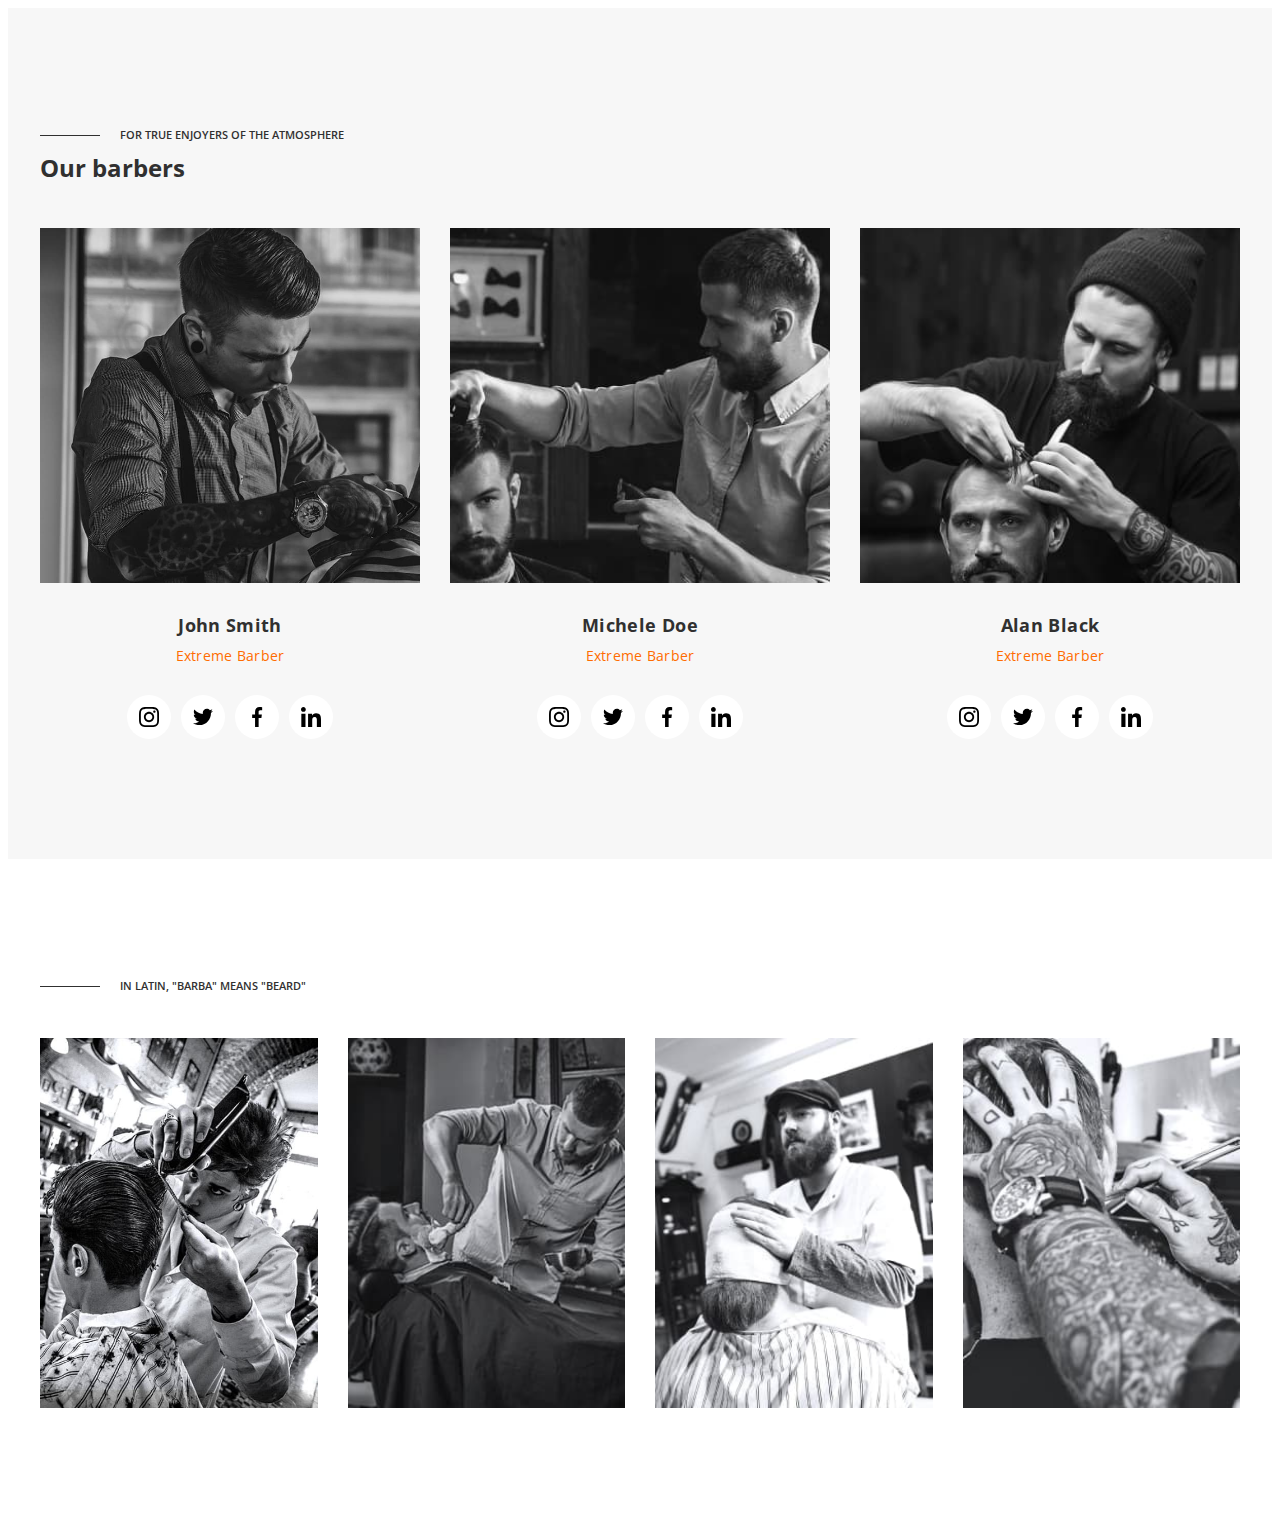
<file: index.html>
<!DOCTYPE html>
<html lang="en">
  <head>
    <meta charset="UTF-8" />
    <meta http-equiv="X-UA-Compatible" content="IE=edge" />
    <meta name="viewport" content="width=device-width, initial-scale=1.0" />
    <title>Barbershop</title>
    <link
      rel="stylesheet"
      href="https://cdnjs.cloudflare.com/ajax/libs/modern-normalize/1.1.0/modern-normalize.min.css"
      integrity="sha512-wpPYUAdjBVSE4KJnH1VR1HeZfpl1ub8YT/NKx4PuQ5NmX2tKuGu6U/JRp5y+Y8XG2tV+wKQpNHVUX03MfMFn9Q=="
      crossorigin="anonymous"
      referrerpolicy="no-referrer"
    />
    <link rel="preconnect" href="https://fonts.googleapis.com" />
    <link rel="preconnect" href="https://fonts.gstatic.com" crossorigin />
    <link
      href="https://fonts.googleapis.com/css2?family=Open+Sans:wght@400;600;700&family=Raleway:wght@700&display=swap"
      rel="stylesheet"
    />

    <link
      rel="shortcut icon"
      href="./img/favicon_package_v0.16/safari-pinned-tab.svg"
    />

    <link href="https://unpkg.com/aos@2.3.1/dist/aos.css" rel="stylesheet" />

    <link rel="stylesheet" href="./css/styles.css" />
    <link rel="stylesheet" href="./css/media.css" />
  </head>
  <body>
    <!-- <header class="header">
      <div class="container header-container">
        <nav class="header-navigation">
          <a href="index.html" class="header-logo"
            ><img src="./img/logo.svg" alt="company logo" />
          </a>
          <ul class="header-list list">
            <li class="header-item">
              <a href="#" class="header-link link">About</a>
            </li>
            <li class="header-item">
              <a href="#" class="header-link link">Services and prices</a>
            </li>
            <li class="header-item">
              <a href="#" class="header-link link">Barbers</a>
            </li>
            <li class="header-item">
              <a href="#" class="header-link link">Contacts</a>
            </li>
          </ul>
        </nav>
        <a href="tel:+380441111111" class="header-tel link"
          >+38 044 111 11 11</a
        >
        <button type="button" class="header-btn btn">Online-booking</button>
      </div>
    </header> -->
    <main>
      <!--Hero section-->

      <!-- <section class="hero">
        <div class="container hero-container">
          <div class="hero-soc">
            <ul class="hero-list list">
              <li class="hero-item">
                <a
                  href="#"
                  target="_blank"
                  rel="noopener noreferrer nofollow"
                  class="hero-link link"
                  >Instagram</a
                >
              </li>
              <li class="hero-item">
                <a
                  href="#"
                  target="_blank"
                  rel="noopener noreferrer nofollow"
                  class="hero-link link"
                  >Youtube</a
                >
              </li>
            </ul>
          </div>
          <div class="hero-content">
            <p class="hero-subtitle subtitle">A hair salon for men in Kyiv</p>
            <h1 class="hero-title title" data-aos="flip-left">BarberShop</h1>
            <p class="hero-description">
              We are experts in trendy men’s haircuts. We work quickly,
              carefully and with style.
            </p>
          </div>
        </div>
      </section> -->
      <!--/Hero Section-->

      <!--About-->
      <!-- <section class="about">
        <div class="container about-container">
          <ul class="about-list list">
            <li class="about-item">
              <img src="./img/about-img-1.jpg" alt="Barbershop" />
            </li>
            <li class="about-link">
              <img src="./img/about-img-2.jpg" alt="Barbershop" />
            </li>
          </ul>
          <div class="about-content">
            <p class="about-subtitle subtitle">About</p>
            <h2 class="about-title title" data-aos="fade-up">
              Best Barbershop in your city
            </h2>
            <p class="about-description">
              <span
                >If you want to add more confidence to your image, you should
                definitely visit us.</span
              >
              We are a team that never stops at what has been achieved and are
              thirsty for changes. And when you fall into the hands of our
              master, you will never be the same again. We are a team that is
              always "on the same wave" with clients. Therefore, we are always
              ready to improve everyone who comes to us!
            </p>
            <button type="button" class="about-button btn">
              ONLINE-BOOKING
            </button>
          </div>
        </div>
      </section> -->
      <!--/About-->
      <!--Section Services/Prices-->
      <!-- <section class="prices">
        <div class="container">
          <p class="subtitle-prices subtitle">
            Spend your time with the best masters
          </p>
          <h2 class="title-prices title" data-aos="zoom-out-up">
            Services and prices
          </h2>
          <div class="prices-content">
            <ul class="prices-list list">
              <li class="prices-item">
                <p class="prices-item-text">Men’s haircut</p>
                <p class="prices-item-text">from 300 uah.</p>
              </li>
              <li class="prices-item">
                <p class="prices-item-text">Beard trim</p>
                <p class="prices-item-text">from 300 uah.</p>
              </li>
              <li class="prices-item">
                <p class="prices-item-text">Mustache trim</p>
                <p class="prices-item-text">from 200 uah.</p>
              </li>
              <li class="prices-item">
                <p class="prices-item-text">Straight razor shave</p>
                <p class="prices-item-text">from 200 uah.</p>
              </li>
            </ul>

            <ul class="prices-list list">
              <li class="prices-item">
                <p class="prices-item-text">Trainee’s haircut</p>
                <p class="prices-item-text">from 50 uah.</p>
              </li>
              <li class="prices-item">
                <p class="prices-item-text">Haircut under the nozzle</p>
                <p class="prices-item-text">from 200 uah.</p>
              </li>
              <li class="prices-item">
                <p class="prices-item-text">Children’s haircut (0-12 y.o.)</p>
                <p class="prices-item-text">from 300 uah.</p>
              </li>
              <li class="prices-item">
                <p class="prices-item-text">Camouflage of gray hair</p>
                <p class="prices-item-text">from 200 uah.</p>
              </li>
            </ul>
          </div>
          <button type="button" class="prices-btn btn">ONLINE-BOOKING</button>
        </div>
      </section> -->
      <!--/Section Services-->

      <!--Section Feature-->
      <!-- <section class="benefits">
        <div class="container benefits-container">
          <ul class="benefits-list list">
            <li class="benefits-item">
              <span>600</span>
              <p class="benefits-item-text">Satisfied customers per day</p>
            </li>
            <li class="benefits-item">
              <span>50</span>
              <p class="benefits-item-text">Awards for excellent service</p>
            </li>
            <li class="benefits-item">
              <span>20</span>
              <p class="benefits-item-text">Kyiv’s best barbers</p>
            </li>
            <li class="benefits-item">
              <span>100</span>
              <p class="benefits-item-text">Gifts for regular customers</p>
            </li>
          </ul>
          <div class="benefits-wrap">
            <p class="benefits-subtitle subtitle">Old traditional school</p>
            <h2 class="benefits-title title">¿Why people come to us?</h2>
            <p class="benefits-description">
              Only good things are said about us. But it's better to see and
              feel 1 time than read 10 times.
            </p>
          </div>
        </div>
      </section> -->
      <!--/Section Feature-->

      <!--Section Barbers-->
      <section class="barbers">
        <div class="container">
          <p class="barbers-subtitle subtitle">
            For true enjoyers of the atmosphere
          </p>
          <h2 class="barbers-title title">Our barbers</h2>

          <ul class="barbers-list list">
            <li class="barbers-item">
              <img
                src="./img/barber-team-1.jpg"
                alt="barber work"
                width="370"
                height="346"
              />
              <div class="barbers-content">
                <h3 class="barbers-item-title">John Smith</h3>
                <p class="barbers-item-text">Extreme Barber</p>
                <ul class="barbers-soc-list list">
                  <li class="barbers-soc-item">
                    <a href="" class="barber-soc-link link">
                      <svg class="barbers-soc-icon" width="20" height="20">
                        <use href="./img/icons.svg#icon-instagram"></use>
                      </svg>
                    </a>
                  </li>
                  <li class="barbers-soc-item">
                    <a href="" class="barber-soc-link link">
                      <svg class="barbers-soc-icon" width="20" height="20">
                        <use href="./img/icons.svg#icon-twitter"></use>
                      </svg>
                    </a>
                  </li>
                  <li class="barbers-soc-item">
                    <a href="" class="barber-soc-link link">
                      <svg class="barbers-soc-icon" width="20" height="20">
                        <use href="./img/icons.svg#icon-facebook"></use>
                      </svg>
                    </a>
                  </li>
                  <li class="barbers-soc-item">
                    <a href="" class="barber-soc-link link">
                      <svg class="barbers-soc-icon" width="20" height="20">
                        <use href="./img/icons.svg#icon-linkedin"></use>
                      </svg>
                    </a>
                  </li>
                </ul>
              </div>
            </li>
            <li class="barbers-item">
              <img
                src="./img/barber-team-2.jpg"
                alt="barber work"
                width="370"
                height="346"
              />
              <div class="barbers-content">
                <h3 class="barbers-item-title">Michele Doe</h3>
                <p class="barbers-item-text">Extreme Barber</p>
                <ul class="barbers-soc-list list">
                  <li class="barbers-soc-item">
                    <a href="" class="barber-soc-link link">
                      <svg class="barbers-soc-icon" width="20" height="20">
                        <use href="./img/icons.svg#icon-instagram"></use>
                      </svg>
                    </a>
                  </li>
                  <li class="barbers-soc-item">
                    <a href="" class="barber-soc-link link">
                      <svg class="barbers-soc-icon" width="20" height="20">
                        <use href="./img/icons.svg#icon-twitter"></use>
                      </svg>
                    </a>
                  </li>
                  <li class="barbers-soc-item">
                    <a href="" class="barber-soc-link link">
                      <svg class="barbers-soc-icon" width="20" height="20">
                        <use href="./img/icons.svg#icon-facebook"></use>
                      </svg>
                    </a>
                  </li>
                  <li class="barbers-soc-item">
                    <a href="" class="barber-soc-link link">
                      <svg class="barbers-soc-icon" width="20" height="20">
                        <use href="./img/icons.svg#icon-linkedin"></use>
                      </svg>
                    </a>
                  </li>
                </ul>
              </div>
            </li>
            <li class="barbers-item">
              <img
                src="./img/barber-team-3.jpg"
                alt="barber work"
                width="370"
                height="346"
              />
              <div class="barbers-content">
                <h3 class="barbers-item-title">Alan Black</h3>
                <p class="barbers-item-text">Extreme Barber</p>
                <ul class="barbers-soc-list list">
                  <li class="barbers-soc-item">
                    <a href="" class="barber-soc-link link">
                      <svg class="barbers-soc-icon" width="20" height="20">
                        <use href="./img/icons.svg#icon-instagram"></use>
                      </svg>
                    </a>
                  </li>
                  <li class="barbers-soc-item">
                    <a href="" class="barber-soc-link link">
                      <svg class="barbers-soc-icon" width="20" height="20">
                        <use href="./img/icons.svg#icon-twitter"></use>
                      </svg>
                    </a>
                  </li>
                  <li class="barbers-soc-item">
                    <a href="" class="barber-soc-link link">
                      <svg class="barbers-soc-icon" width="20" height="20">
                        <use href="./img/icons.svg#icon-facebook"></use>
                      </svg>
                    </a>
                  </li>
                  <li class="barbers-soc-item">
                    <a href="" class="barber-soc-link link">
                      <svg class="barbers-soc-icon" width="20" height="20">
                        <use href="./img/icons.svg#icon-linkedin"></use>
                      </svg>
                    </a>
                  </li>
                </ul>
              </div>
            </li>
          </ul>
        </div>
      </section>
      <!--/Section Team-->

      <!--Section Gallery-->
      <section class="gallery">
        <div class="container">
          <p class="subtitle-gallery subtitle">
            In Latin, "barba" means "beard"
          </p>
          <h2 class="visually-hidden">Gallery</h2>
          <ul class="gallery-list list">
            <li class="gallery-item">
              <img
                src="./img/gallery-1.jpg"
                alt="barber work"
                width="270"
                height="360"
              />
            </li>
            <li class="gallery-item">
              <img
                src="./img/gallery-2.jpg"
                alt="barber work"
                width="270"
                height="360"
              />
            </li>
            <li class="gallery-item">
              <img
                src="./img/gallery-3.jpg"
                alt="barber work"
                width="270"
                height="360"
              />
            </li>
            <li class="gallery-item">
              <img
                src="./img/gallery-4.jpg"
                alt="barber work"
                width="270"
                height="360"
              />
            </li>
          </ul>
        </div>
      </section>
      <!--/Section Galery-->
      <!-- Online booking -->
      <!-- <section>
        <h2>Online-booking</h2>
      </section> -->
      <!-- /Online booking -->

      <!--Section Contact-->
      <!-- <section class="contact">
        <div class="container">
          <h2 class="contact-title title">Contacts</h2>
          <address class="contact-adress">
            <ul class="contact-list list">
              <li class="contact-item">
                <a
                  href="https://goo.gl/maps/xq1L853d7Zvifmf19"
                  target="_blank"
                  rel="noopener noreferrer nofollow"
                  class="contact-link link"
                  >st. Vasilkivska, 7A <br />
                  Kyiv, 08132</a
                >
              </li>
              <li class="contact-item">
                <a href="tel:+380441111111" class="contact-link link"
                  >+38 044 111 11 11</a
                >
              </li>
              <li class="contact-item">
                <a href="mailto:barbershop@email.com" class="contact-link link"
                  >barbershop@email.com</a
                >
              </li>
            </ul>
          </address>
          <p class="contact-subtitle subtitle">Working hours</p>
          <p class="contact-hours">Every day from 9:00 to 22:00</p>
        </div>
      </section> -->
    </main>
    <!--/Section Contact-->
    <!-- <footer>
      <p>&copy;Copyright 2020</p>
      <ul>
        <li>
          <a href="#" target="_blank" rel="noopener noreferrer nofollow"
            >Instagram</a
          >
        </li>
        <li>
          <a href="#" target="_blank" rel="noopener noreferrer nofollow"
            >Youtube</a
          >
        </li>
      </ul>
    </footer> -->
    <script src="https://unpkg.com/aos@2.3.1/dist/aos.js"></script>
    <script>
      AOS.init();
    </script>
  </body>
</html>
</file>
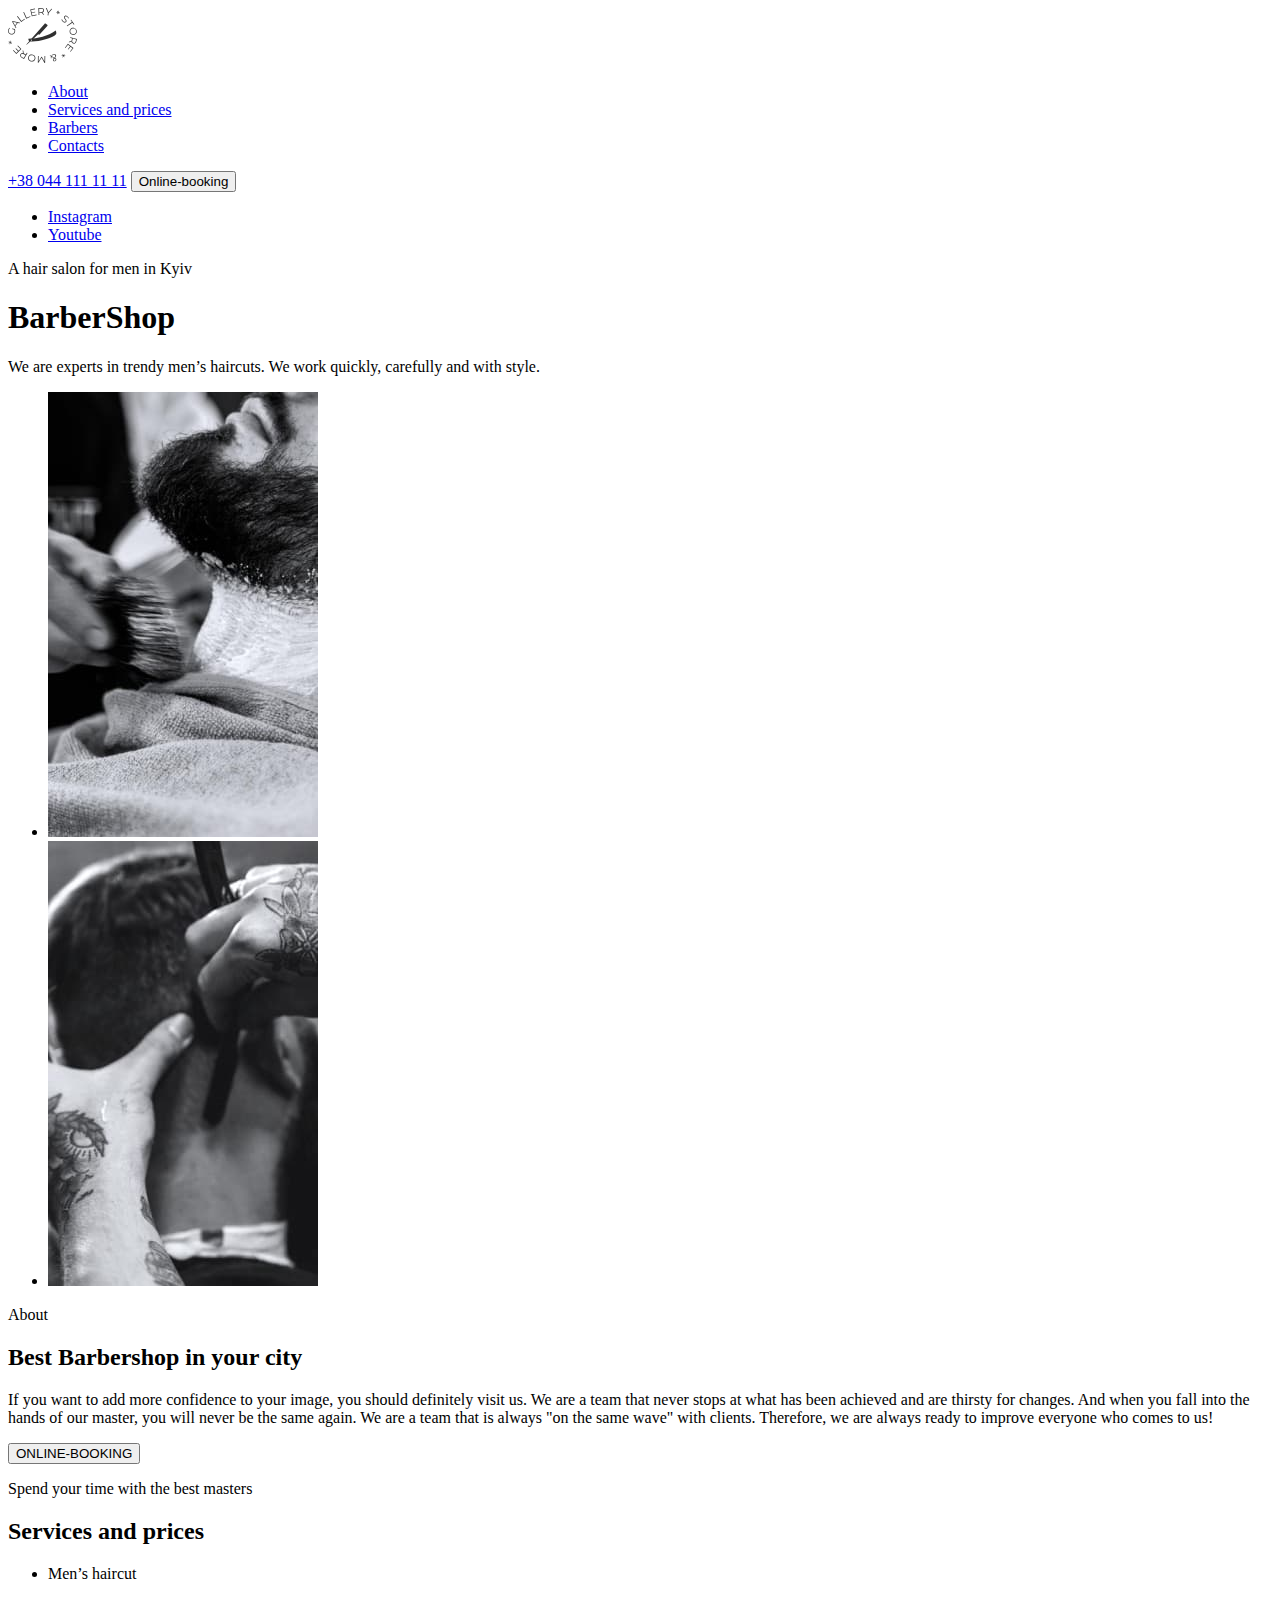
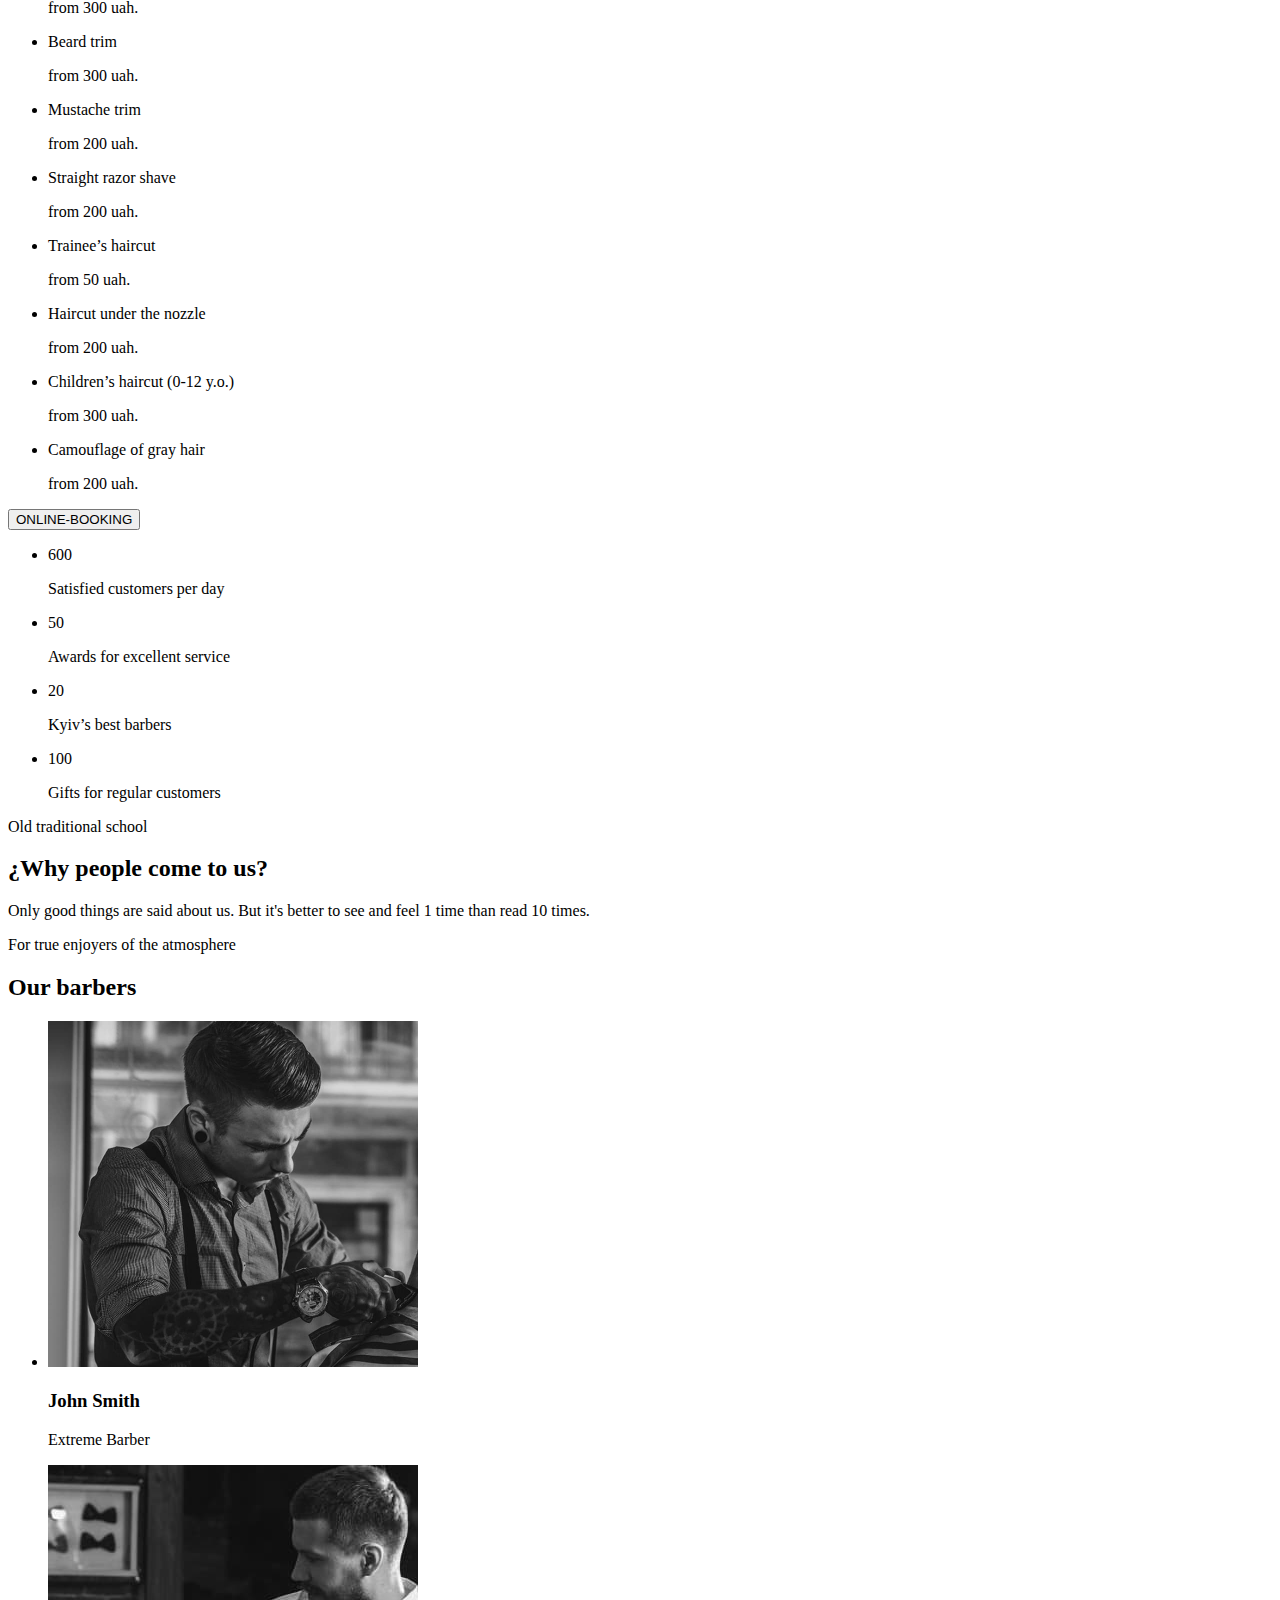
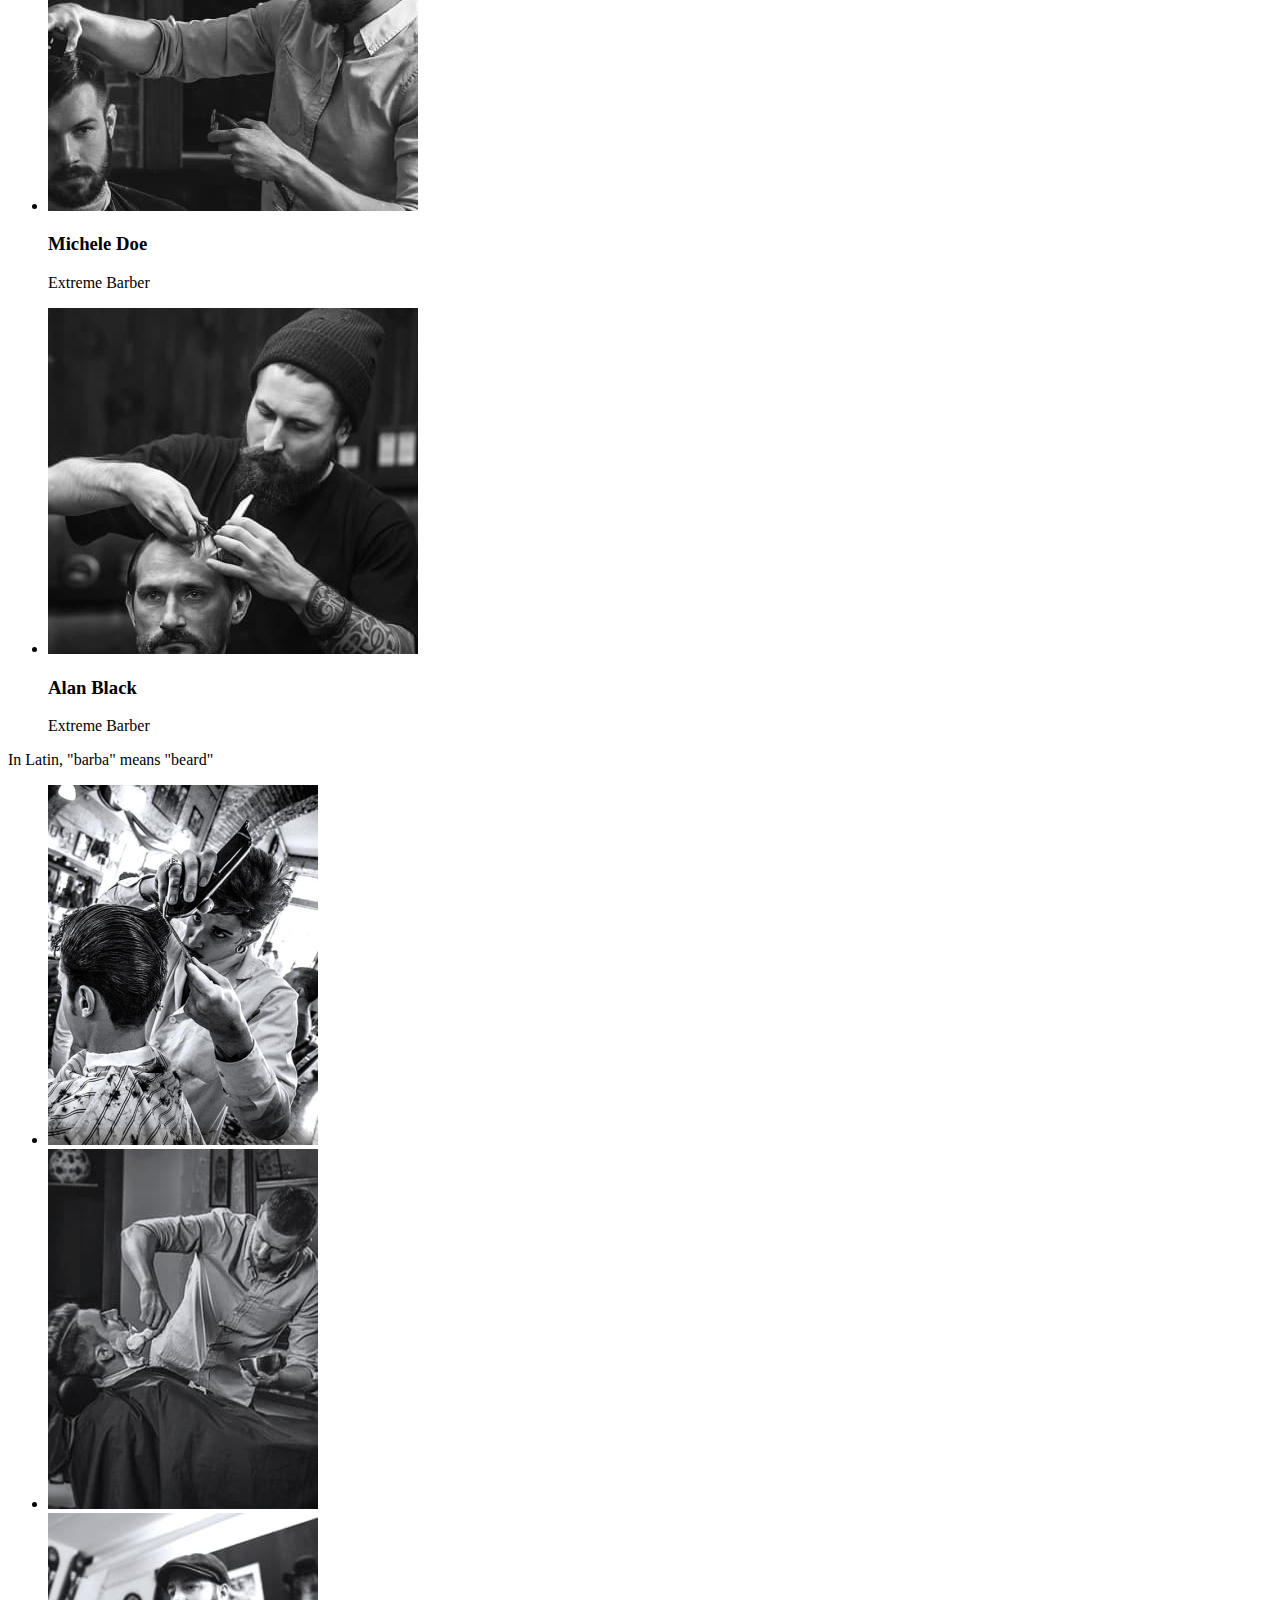
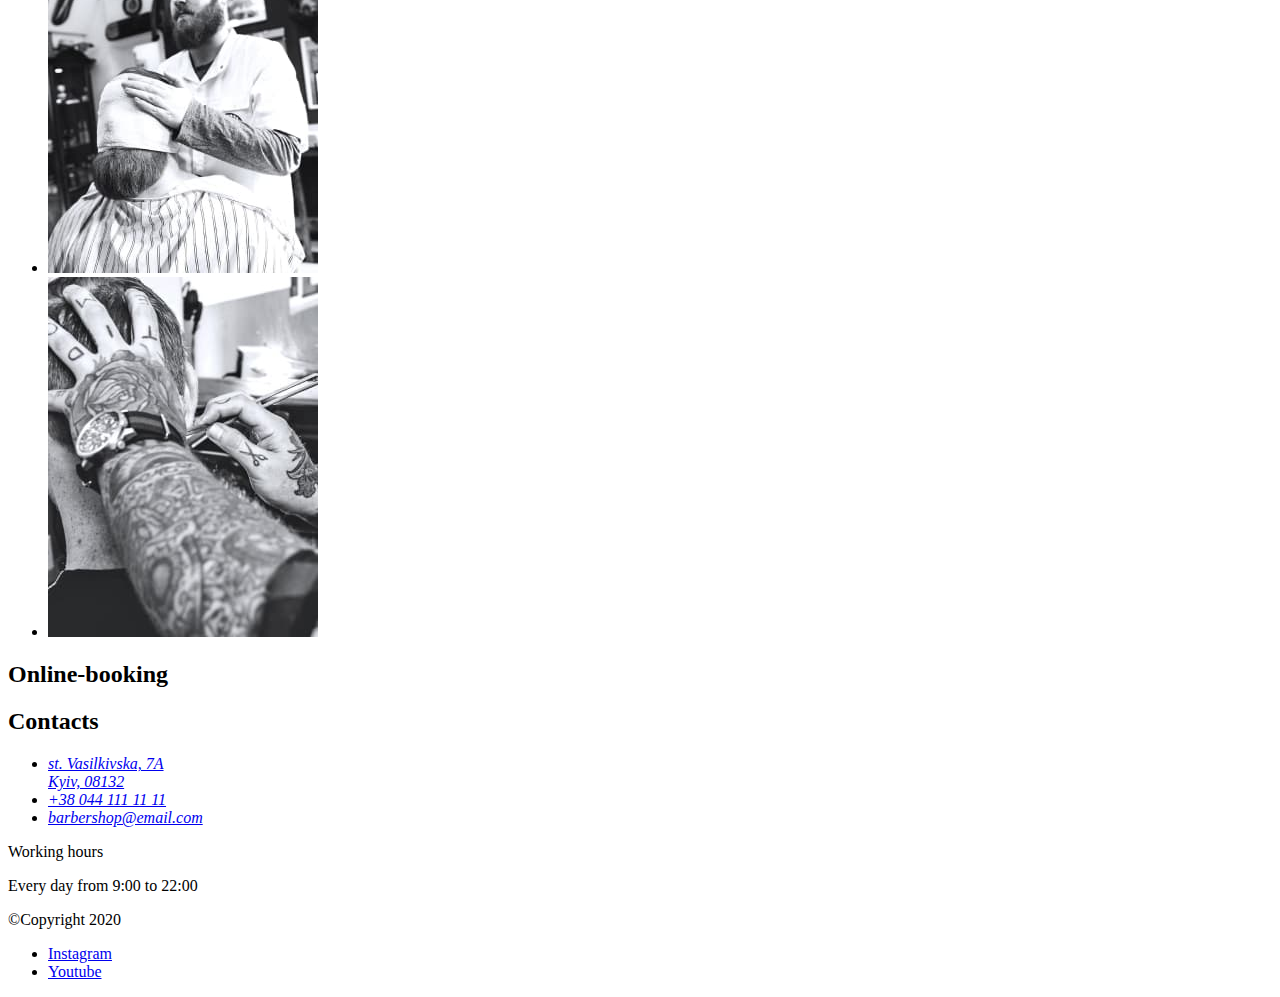
<file: indexs.html>
<!DOCTYPE html>
<html lang="en">
  <head>
    <meta charset="UTF-8" />
    <meta http-equiv="X-UA-Compatible" content="IE=edge" />
    <meta name="viewport" content="width=device-width, initial-scale=1.0" />
    <title>Barbershop</title>
  </head>
  <body>
    <header>
      <nav>
        <a href="/"><img src="/img/logo.svg" alt="logo site" /> </a>
        <ul>
          <li><a href="#">About</a></li>
          <li><a href="#">Services and prices</a></li>
          <li><a href="#">Barbers</a></li>
          <li><a href="#">Contacts</a></li>
        </ul>
      </nav>
      <a href="tel:+380441111111">+38 044 111 11 11</a>
      <button type="button">Online-booking</button>
    </header>
    <main>
      <!--Hero section-->

      <section>
        <ul>
          <li>
            <a href="#" target="_blank" rel="noopener noreferrer nofollow"
              >Instagram</a
            >
          </li>
          <li>
            <a href="#" target="_blank" rel="noopener noreferrer nofollow"
              >Youtube</a
            >
          </li>
        </ul>
        <p>A hair salon for men in Kyiv</p>
        <h1>BarberShop</h1>
        <p>
          We are experts in trendy men’s haircuts. We work quickly, carefully
          and with style.
        </p>
      </section>
      <!--/Hero Section-->

      <!--About-->
      <section>
        <ul>
          <li><img src="./img/about-img-1.jpg" alt="Barbershop" /></li>
          <li><img src="./img/about-img-2.jpg" alt="Barbershop" /></li>
        </ul>
        <p>About</p>
        <h2>Best Barbershop in your city</h2>
        <p>
          <span
            >If you want to add more confidence to your image, you should
            definitely visit us.</span
          >
          We are a team that never stops at what has been achieved and are
          thirsty for changes. And when you fall into the hands of our master,
          you will never be the same again. We are a team that is always "on the
          same wave" with clients. Therefore, we are always ready to improve
          everyone who comes to us!
        </p>
        <button type="button">ONLINE-BOOKING</button>
      </section>
      <!--/About-->
      <!--Section Services-->
      <p>Spend your time with the best masters</p>
      <h2>Services and prices</h2>
      <ul>
        <li>
          <p>Men’s haircut</p>
          <p>from 300 uah.</p>
        </li>
        <li>
          <p>Beard trim</p>
          <p>from 300 uah.</p>
        </li>
        <li>
          <p>Mustache trim</p>
          <p>from 200 uah.</p>
        </li>
        <li>
          <p>Straight razor shave</p>
          <p>from 200 uah.</p>
        </li>
      </ul>

      <ul>
        <li>
          <p>Trainee’s haircut</p>
          <p>from 50 uah.</p>
        </li>
        <li>
          <p>Haircut under the nozzle</p>
          <p>from 200 uah.</p>
        </li>
        <li>
          <p>Children’s haircut (0-12 y.o.)</p>
          <p>from 300 uah.</p>
        </li>
        <li>
          <p>Camouflage of gray hair</p>
          <p>from 200 uah.</p>
        </li>
      </ul>
      <button type="button">ONLINE-BOOKING</button>
      <!--/Section Services-->

      <!--Section Feature-->
      <section>
        <ul>
          <li>
            <span>600</span>
            <p>Satisfied customers per day</p>
          </li>
          <li>
            <span>50</span>
            <p>Awards for excellent service</p>
          </li>
          <li>
            <span>20</span>
            <p>Kyiv’s best barbers</p>
          </li>
          <li>
            <span>100</span>
            <p>Gifts for regular customers</p>
          </li>
        </ul>

        <p>Old traditional school</p>
        <h2>¿Why people come to us?</h2>
        <p>
          Only good things are said about us. But it's better to see and feel 1
          time than read 10 times.
        </p>
      </section>
      <!--/Section Feature-->

      <!--Section Team-->
      <section>
        <p>For true enjoyers of the atmosphere</p>
        <h2>Our barbers</h2>

        <ul>
          <li>
            <img
              src="./img/barber-team-1.jpg"
              alt="barber work"
              width="370"
              height="346"
            />
            <h3>John Smith</h3>
            <p>Extreme Barber</p>
          </li>
          <li>
            <img
              src="./img/barber-team-2.jpg"
              alt="barber work"
              width="370"
              height="346"
            />
            <h3>Michele Doe</h3>
            <p>Extreme Barber</p>
          </li>
          <li>
            <img
              src="./img/barber-team-3.jpg"
              alt="barber work"
              width="370"
              height="346"
            />
            <h3>Alan Black</h3>
            <p>Extreme Barber</p>
          </li>
        </ul>
      </section>
      <!--/Section Team-->

      <!--Section Galery-->
      <section>
        <p>In Latin, "barba" means "beard"</p>
        <h2 hidden>Gallery</h2>
        <ul>
          <li>
            <img
              src="./img/gallery-1.jpg"
              alt="barber work"
              width="270"
              height="360"
            />
          </li>
          <li>
            <img
              src="./img/gallery-2.jpg"
              alt="barber work"
              width="270"
              height="360"
            />
          </li>
          <li>
            <img
              src="./img/gallery-3.jpg"
              alt="barber work"
              width="270"
              height="360"
            />
          </li>
          <li>
            <img
              src="./img/gallery-4.jpg"
              alt="barber work"
              width="270"
              height="360"
            />
          </li>
        </ul>
      </section>
      <!--/Section Galery-->
      <!--Section Contact-->
      <h2>Online-booking</h2>
      <h2>Contacts</h2>
      <address>
        <ul>
          <li>
            <a
              href="https://goo.gl/maps/xq1L853d7Zvifmf19"
              target="_blank"
              rel="noopener noreferrer nofollow"
              >st. Vasilkivska, 7A <br />
              Kyiv, 08132</a
            >
          </li>
          <li><a href="tel:+380441111111">+38 044 111 11 11</a></li>
          <li>
            <a href="mailto:barbershop@email.com">barbershop@email.com</a>
          </li>
        </ul>
      </address>
      <p>Working hours</p>
      <p>Every day from 9:00 to 22:00</p>
      <!--/Section Contact-->
      <footer>
        <p>&copy;Copyright 2020</p>
        <ul>
          <li>
            <a href="#" target="_blank" rel="noopener noreferrer nofollow"
              >Instagram</a
            >
          </li>
          <li>
            <a href="#" target="_blank" rel="noopener noreferrer nofollow"
              >Youtube</a
            >
          </li>
        </ul>
      </footer>
    </main>
    <footer></footer>
  </body>
</html>
</file>
<file: css/styles.css>
:root {
  --main-title-color: #fff;
  --secondary-title-color: #303030;
  --accent-color: #ff6c00;
  --secondary-font: "Raleway", sans-serif;
  --basic-margin: 20px;
  --bg-gradient: linear-gradient(rgba(25, 28, 38, 0.2), rgba(25, 28, 38, 0.2));
}

h1,
h2,
h3,
h4,
h5,
h6,
p {
  margin: 0;
}

ul {
  margin: 0;
  padding: 0;
}

.container {
  width: 100%;
  margin: 0 auto;
  padding-left: 15px;
  padding-right: 15px;
}

img {
  display: block;
  width: 100%;
  max-width: 100%;
  height: auto;
}

body {
  font-family: "Open Sans", sans-serif;
}

.list {
  list-style: none;
}

.link {
  text-decoration: none;
}
.btn {
  font-family: inherit;
  font-weight: 600;
  font-size: 12px;
  line-height: 1.33;
  letter-spacing: 0.09em;
  text-transform: uppercase;
  min-width: 160px;
  background-color: transparent;
  color: #ffffff;
  cursor: pointer;
  border: 1px solid var(--accent-color);
  border-radius: 25px;
  padding: 12px 20px;
  background-color: transparent;
  transition: background-color 300ms linear, color 300ms linear;
}

.btn:hover,
.btn:focus {
  background-color: var(--accent-color);
  color: #fff;
}

.tittle {
  font-family: "Raleway", sans-serif;
  font-size: 72px;
  line-height: 1.18;
  letter-spacing: 0.05em;
}
.subtitle {
  font-weight: 600;
  font-size: 11px;
  line-height: 1.36;
  text-transform: uppercase;
  display: flex;
  align-items: center;
  gap: 20px;
}

.subtitle::before {
  content: "";
  width: 60px;
  height: 1px;
  background-color: currentColor;
  display: block;
}

.visually-hidden {
  position: absolute;
  width: 1px;
  height: 1px;
  margin: -1px;
  border: 0;
  padding: 0;
  white-space: nowrap;
  clip-path: inset(100%);
  clip: rect(0 0 0 0);
  overflow: hidden;
}

/* Header */

.header {
  position: absolute;
  width: 100%;
  padding-top: 32px;
}
.header-container {
  display: flex;
  align-items: center;
}
.header-navigation {
  display: flex;
  align-items: center;
  margin-right: auto;
}
.header-logo {
  margin-right: 130px;
}
.header-list {
  display: flex;
  gap: 30px;
}
.header-item {
}
.header-link {
  font-weight: 600;
  font-size: 12px;
  line-height: 1.33;
  letter-spacing: 0.1em;
  color: #ffffff;
  transition: color 300ms linear;
}

.header-link:hover,
.header-link:focus {
  color: var(--accent-color);
}

.header-tel {
  font-weight: 600;
  font-size: 12px;
  line-height: 1.33;
  letter-spacing: 0.1em;
  text-transform: uppercase;
  color: #ffffff;
  margin-left: auto;
  margin-right: 43px;
}
.header-btn {
  min-width: 160px;
  background-color: transparent;
  color: #ffffff;
  cursor: pointer;
  border: 1px solid var(--accent-color);
  border-radius: 25px;
  padding: 12px 20px;
}

/* Hero */
.hero {
}
.hero-container {
  display: flex;
}
.hero-list {
  width: 100px;
  display: flex;
  align-items: center;
  transform: rotate(-90deg) translateY(100%);
  transform-origin: bottom left;
  gap: 40px;
}

.hero-list::before {
  display: block;
  content: "";
  width: 60px;
  height: 1px;
  background-color: #303030;
}

.hero-content {
  background-color: #303030;
  background-image: var(--bg-gradient), url(../img/preview.jpg);
  background-repeat: no-repeat;
  background-position: center;
  background-size: cover;
  padding: 272px 100px 208px;
  flex-grow: 1;
}

.hero-soc {
  width: 100px;
  display: flex;
  align-items: flex-end;
  padding-left: 27px;
  padding-bottom: 40px;
}

.hero-item {
}
.hero-link {
  font-family: "Open Sans";
  font-style: normal;
  font-weight: 600;
  font-size: 11px;
  line-height: 1.36;
  letter-spacing: 0.2em;
  color: #303030;
}
.hero-link:hover,
.hero-link:focus {
  color: var(--accent-color);
}

.hero-subtitle {
  color: rgba(157, 164, 189, 0.6);
  margin-bottom: var(--basic-margin);
}

.hero-title {
  font-family: "Raleway", sans-serif;
  font-size: 72px;
  line-height: 1.18;
  letter-spacing: 0.05em;
  color: var(--main-title-color);
  margin-bottom: var(--basic-margin);
}

.hero-title::before {
  content: "";
}

.hero-title::after {
  content: "";
}

.hero-description {
  max-width: 360px;
  font-size: 18px;
  line-height: 1.67;
  letter-spacing: 0.02em;
  color: #9da4bd;
}
/* About */
.about {
  padding: 120px 0;
}
.about-list {
  display: flex;
  gap: 30px;
  margin-right: 30px;
  width: 50%;
}
.about-container {
  display: flex;
}
.about-content {
  max-width: 470px;
  width: 50%;
}
.about-link {
}
.about-item {
  width: calc((100% - 30px) / 2);
}
.about-subtitle {
  color: var(--secondary-title-color);
  margin-bottom: var(--basic-margin);
}
.about-title {
  color: var(--secondary-title-color);
  margin-bottom: var(--basic-margin);
}
.about-description {
  font-size: 14px;
  line-height: 1.86;
  letter-spacing: 0.02em;
  color: #555555;
  margin-bottom: 42px;
}

.about-description span {
  display: block;
  font-size: 18px;
  line-height: 1.67;
  margin-bottom: var(--basic-margin);
}
.about-button {
  color: #303030;
  cursor: pointer;
}
/* Prices */
.prices {
  min-width: 1600px;
  margin: 0 auto;
  padding: 120px 0;
  background-image: url(../img/services-background-img.png),
    linear-gradient(#111319, #111319);
  background-repeat: no-repeat;
  background-position: center;
  background-size: cover;
}

.subtitle-prices {
  color: rgba(157, 164, 189, 0.6);
  margin-bottom: var(--basic-margin);
}
.title-prices {
  color: var(--main-title-color);
  margin-bottom: 44px;
}
.prices-content {
  display: flex;
  gap: 30px;
}
.prices-list {
  padding: 30px 20px;
  flex-grow: 1;
  margin-bottom: 44px;
}

.prices-list:first-child {
  background-image: linear-gradient(
    180deg,
    #171a24 0%,
    rgba(23, 26, 36, 0.2) 100%
  );
}

.prices-list:last-child {
  background-image: linear-gradient(
    180deg,
    #090b13 0%,
    rgba(9, 11, 19, 0.2) 100%
  );
}

.prices-item {
  display: flex;
  justify-content: space-between;
  align-items: baseline;
  gap: 12px;
}
.prices-item:not(:last-child) {
  margin-bottom: var(--basic-margin);
}

.prices-item::before {
  content: "";
  width: 100px;
  height: 1px;
  background-color: rgba(157, 164, 189, 0.12);
  flex-grow: 1;
  order: 1;
}

.prices-item-text {
  font-size: 18px;
  line-height: 1.67;
  letter-spacing: 0.02em;
  color: #9da4bd;
}

.prices-item-text:last-child {
  order: 2;
}

.prices-btn {
  color: #ffffff;
  cursor: pointer;
  display: block;
  margin: auto;
  background-color: transparent;
  transition: background-color 300ms linear, color 300ms linear;
}

/* Benefits */
.benefits {
  padding: 120px 0;
}

.benefits-container {
  display: flex;
  gap: 130px;
  padding-left: 85px;
  padding-right: 115px;
}

.benefits-wrap {
  padding-top: 9px;
}

.benefits-list {
  display: flex;
  width: 370px;
  flex-wrap: wrap;
  flex-shrink: 0;
}

.benefits-item:nth-child(odd) {
  margin-right: 30px;
}

.benefits-item:nth-child(even) {
  margin-top: 30px;
}

.benefits-item {
  width: 170px;
  height: 133px;
  padding: 20px 24px;
  border: 1px solid #000;
  background-color: F7F7F7;
}
.benefits-item span {
  font-weight: 700;
  font-size: 42px;
  line-height: 1.36;
  text-align: center;
  letter-spacing: 0.05em;
  color: var(--secondary-title-color);
  display: block;
  margin-bottom: 6px;
}

.benefits-item span::after {
  content: "+";
  font-weight: 600;
  font-size: 16px;
  line-height: calc(22 / 16);
  text-align: center;
  color: transparent;
  vertical-align: top;
  text-shadow: 1px 7px 0 #ff6c00;
}

.benefits-item-text {
  font-weight: 600;
  font-size: 11px;
  line-height: 1.36;
  text-align: center;
  color: var(--secondary-title-color);
}
.benefits-subtitle {
  font-weight: 600;
  font-size: 11px;
  line-height: 15px;
  text-transform: uppercase;
  color: var(--secondary-title-color);
  margin-bottom: 20px;
}
.benefits-title {
  font-weight: 700;
  font-size: 42px;
  line-height: 49px;
  letter-spacing: 0.05em;
  color: var(--seconday-title-color);
  margin-bottom: 20px;
}
.benefits-description {
  font-weight: 400;
  font-size: 18px;
  line-height: 30px;
  letter-spacing: 0.02em;
  color: #555555;
}
/* Barbers */
.barbers {
  background-color: #f7f7f7;
  padding: 120px 0;
}
.barbers-subtitle {
  color: var(--secondary-title-color);
  margin-bottom: 8px;
}
.barbers-title {
  color: var(--secondary-title-color);
  margin-bottom: 44px;
}
.barbers-list {
  display: flex;
  flex-wrap: wrap;
  gap: 30px;
}

.barbers-item {
  /* width: calc((100% - 60px) / 3); */
  width: 100%;
}
.barbers-content {
  padding-top: 30px;
}
.barbers-item-title {
  font-size: 18px;
  line-height: 1.39;
  text-align: center;
  letter-spacing: 0.02em;
  color: var(--secondary-title-color);
  margin-bottom: 8px;
}
.barbers-item-text {
  font-size: 14px;
  line-height: 1.36;
  text-align: center;
  letter-spacing: 0.02em;
  color: var(--accent-color);
  margin-bottom: 30px;
}

.barbers-soc-list {
  display: flex;
  justify-content: center;
  gap: 10px;
}
.barbers-soc-item {
  width: 44px;
  height: 44px;
}
.barber-soc-link {
  width: 100%;
  height: 100%;
  border-radius: 50%;
  background-color: var(--main-title-color);
  display: inline-block;
  display: flex;
  align-items: center;
  justify-content: center;
  color: var(--accent-color);
}

.barber-soc-link:hover {
}

.barbers-soc-icon {
  transition: fill 300ms linear;
}

.barbers-soc-icon:hover {
  fill: currentColor;
  background-color: var();
}
/* Gallery */
.gallery {
  /* padding: 120px 0; */
  padding-top: 84px;
  padding-bottom: 84px;
}
.subtitle-gallery {
  color: var(--secondary-title-color);
  /* margin-bottom: 44px; */
  margin-bottom: 71px;
}
.visually-hidden {
}
.gallery-list {
  display: flex;
  flex-wrap: wrap;
  gap: 30px;
}

.gallery-item {
  /* flex-basis: calc((100% - 90px) / 4); */
  flex-basis: 100%;
}
/* Contact */
.contact {
}
.contact-title {
  color: var(--main-title-color);
}
.title {
}
.contact-adress {
  font-style: normal;
  font-weight: 700;
  font-size: 18px;
  line-height: 1.67;
  letter-spacing: 0.02em;
  color: #9da4bd;
}
.contact-list {
}
.contact-item {
}
.contact-link {
  font-style: normal;
  font-weight: 400;
  font-size: 18px;
  line-height: 1.67;
  letter-spacing: 0.02em;
  color: #9da4bd;
}
.contact-subtitle {
  color: var(--main-title-color);
}
.subtitle {
}
.contact-hours {
  font-weight: 400;
  font-size: 18px;
  line-height: 1.67;
  letter-spacing: 0.02em;
  color: #9da4bd;
}
</file>
<file: css/media.css>
@media screen and (min-width: 480px) {
  .container {
    width: 448px;
  }
}

@media screen and (min-width: 768px) {
  .container {
    width: 720px;
  }

  .barbers > .container {
    width: 480px;
  }

  .gallery {
    padding-top: 100px;
    padding-bottom: 100px;
  }

  .subtitle-gallery {
    margin-bottom: 44px;
  }
  .gallery-item {
    flex-basis: calc((100% - 30px) / 2);
  }
}

@media screen and (min-width: 1200px) {
  .container {
    width: 1200px;
  }

  .barbers > .container {
    width: 1200px;
  }

  .barbers-item {
    width: calc((100% - 60px) / 3);
  }

  .gallery {
    padding-top: 120px;
    padding-bottom: 120px;
  }

  .gallery-item {
    flex-basis: calc((100% - 90px) / 4);
  }
}

@media screen and (min-width: 768px) and (max-width: 1199px) {
  .barbers > .container {
    width: 480px;
  }
}
</file>
